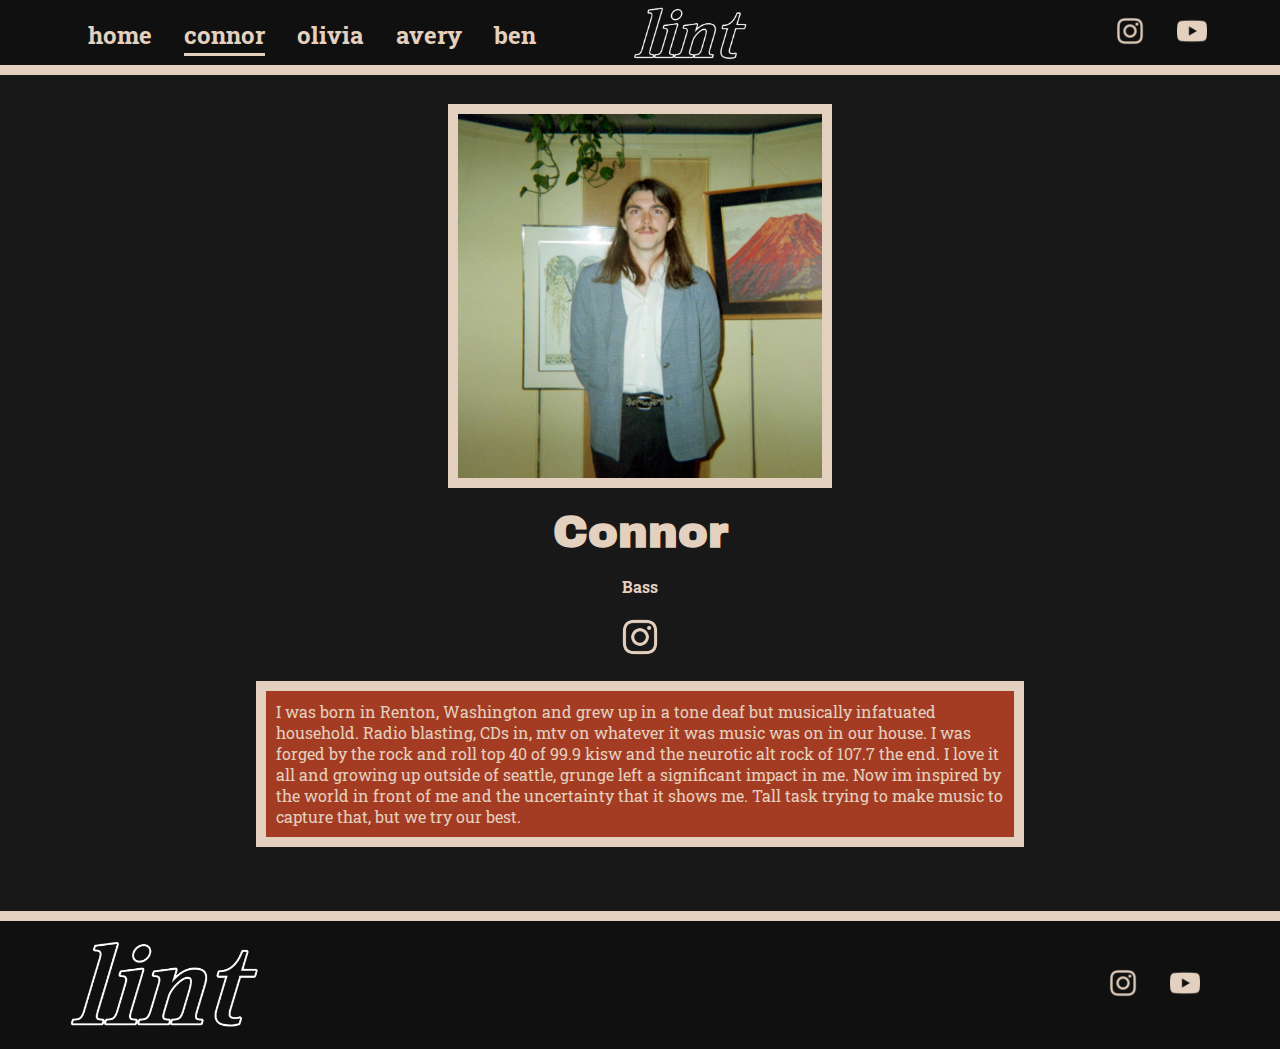
<file: connor.html>
<!DOCTYPE html>
<html lang="en">
<head>
    <meta charset="UTF-8">
    <meta http-equiv="X-UA-Compatible" content="IE=edge">
    <meta name="viewport" content="width=device-width, initial-scale=1.0">
    <link rel="stylesheet" href="styles.css">
    <title>lint - connor</title>
</head>
<body>
    <nav>
        <img src="images/hamburger.png" class="hamburger" alt="nav hamburger icon">
        <ul class="nav-links">
            <li><a href="index.html" class="nav-link">home</a></li>
            <li><a href="connor.html" class="nav-link">connor</a></li>
            <li><a href="olivia.html" class="nav-link">olivia</a></li>
            <li><a href="avery.html" class="nav-link">avery</a></li>
            <li><a href="ben.html" class="nav-link">ben</a></li>
        </ul>
        <a href="index.html" class="logo-link"><img src="images/logo-transparent-good.png" class="logo" alt="lint logo transparent background"></a>
        <ul class="socials">
            <li><a href="https://www.instagram.com/lint.band/?igshid=MzRlODBiNWFlZA%3D%3D"><img
                        src="images/insta.png" alt="instagram logo"></a></li>
            <li><a href="https://www.youtube.com/@lintband"><img src="images/youtube.png" alt="youtube logo icon"></a></li>
        </ul>
    </nav>

    <div class="mobile-nav">
        <a href="index.html" class="logo-link"><img src="images/logo-transparent-good.png" class="mobile-logo" alt="lint logo transparent background"></a>
        <ul class="mobile-nav-links">
            <li><a href="index.html" class="nav-link">home</a></li>
            <li><a href="connor.html" class="nav-link">connor</a></li>
            <li><a href="olivia.html" class="nav-link">olivia</a></li>
            <li><a href="avery.html" class="nav-link">avery</a></li>
            <li><a href="ben.html" class="nav-link">ben</a></li>
        </ul>
        <ul class="mobile-socials">
            <li><a href="https://www.instagram.com/lint.band/?igshid=MzRlODBiNWFlZA%3D%3D"><img
                        src="images/insta.png"></a></li>
            <li><a href="https://www.youtube.com/@lintband"><img src="images/youtube.png"></a></li>
        </ul>
    </div>

    <main class="profiles">
        <div class="profile" id="connie">
            <img src="images/connor.JPG" alt="Connor Cedergreen, Lint bass/guitarist" class="profile-pic">
            <h1>Connor</h1>
            <h2>Bass</h2>
            <a href="https://instagram.com/c.cedergreen?igshid=MzRlODBiNWFlZA==" class="insta"><img src="images/insta.png" alt="instagram icon"></a>
            <p>
                I was born in Renton, Washington and grew up in a tone deaf but musically infatuated household. Radio  blasting, CDs in, mtv on whatever it was music was on in our house. I was forged by the rock and roll top 40 of 99.9 kisw and the neurotic alt rock of 107.7 the end. I love it all and growing up outside of seattle, grunge left a significant impact in me. Now im inspired by the world in front of me and the uncertainty that it shows me. Tall task trying to make music to capture that, but we try our best.
            </p>
        </div>
    </main>

    <footer>
        <div id="footer-logo">
            <img src="images/logo-transparent-good.png" id="footer-img" alt="lint logo transparent background">
        </div>
        <ul class="socials">
            <li><a href="https://www.instagram.com/lint.band/?igshid=MzRlODBiNWFlZA%3D%3D"><img
                        src="images/insta.png" alt="instagram logo"></a></li>
            <li><a href="https://www.youtube.com/@lintband"><img src="images/youtube.png" alt="youtube logo icon"></a></li>
        </ul>
    </footer>

    <script src="script.js"></script>
</body>
</html>
</file>
<file: styles.css>
@import url('https://fonts.googleapis.com/css2?family=Archivo+Black&family=Roboto+Slab:wght@400;700;900&display=swap');

:root {
    --scarf-color: #5D5FB4;
    --scarf-transparent: #5D5FB450;
    --mountain-color: #A43C23;
    --mountain-transparent: #A43C2350;
    --border-color: #e3d0bf;
    --border-transparent: #e3d0bf90;
}

* {
    box-sizing: border-box;
    margin: 0;
    padding: 0;
    border: 0;
}

body {
    font-family: 'Roboto Slab', serif;
    color: var(--border-color);
    background-color: #181818;
}

header {
    height: 100vh;
    width: 100%;
    overflow: hidden;
    background-image: url(images/band-landscape.JPG);
    background-size: cover;
    background-position: center;
    background-repeat: no-repeat;
    background-color: #181818;

    position: relative;
    z-index: -1;
}

header img {
    height: 100%;
    width: 100%;
    opacity: 10%;
}

nav {
    width: 100%;
    height: 65px;
    position: fixed;
    top: 0;
    z-index: 10;
    border-bottom: 10px solid var(--border-color);
    background-color: #101010;

    display: grid;
    grid-template-columns: 1fr 1fr 1fr;
    gap: 20px;
    align-items: center;
    box-sizing: content-box;
}

nav .nav-links {
    justify-self: start;
    margin-left: 15%;
}

nav .logo-link {
    justify-self: center;
}

nav .logo {
    width: 120px;
    filter: invert(1);
}

nav .socials {
    justify-self: end;
    margin-right: 15%;
}

nav .socials img, footer .socials img {
    width: 30px;
}

nav ul, footer ul {
    list-style-type: none;
    text-align: center;
    display: flex;
    justify-content: center;
}

nav ul li, footer ul li {
    padding: 1em;
}

nav ul li a {
    color: var(--border-color);
    font-weight: bold;
    text-decoration: none;

    border-bottom: 3px solid transparent;
    padding-bottom: 2px;
    font-size: 1.5em;
    font-weight: 700;
}

.nav-links a:hover {
    border-bottom: 3px solid var(--border-color);
}

.active {
    border-bottom: 3px solid var(--border-color);
}

.socials img:hover {
    filter: invert(1);
}

.hamburger {
    display: none;
    width: 45px;
    margin-left: 15%;
}

.mobile-nav {
    height: 100vh;
    position: fixed;
    top: 0;
    right: 0;
    width: 65%;
    background-color: #101010;
    z-index: 12;
    display: flex;
    flex-direction: column;
    justify-content: center;
    align-items: center;
    gap: 20px;

    right: -100%;
    transition: right 0.5s;
}

.mobile-nav.visible {
    right: 0;
}

.mobile-logo {
    width: 150px;
    filter: invert(1)
}

.mobile-nav-links {
    list-style-type: none;
    text-align: center;
}

.mobile-nav-links a {
    text-decoration: none;
    color: var(--border-color);
    font-size: 2em;
}

.mobile-nav-links a:hover {
    border-bottom: 3px solid var(--border-color);
}

.mobile-socials {
    list-style-type: none;
    display: flex;
    gap: 20px;
}

.mobile-socials img {
    width: 30px;
}

main {
    position: relative;
    width: 100%;
    overflow: hidden;
    background-color: #181818;
}

.tagline {
    background-color: #181818;
    text-align: center;
    height: 10%;
    display: flex;
    justify-content: center;
    align-items: center;
    font-size: 2vw;
    padding-top: 2%;
    font-family: 'Archivo Black', sans-serif;
}

.boxes {
    display: flex;
    flex-wrap: wrap;
    justify-content: center;
    background-color: #181818;
}

.box {
    flex: 0 0 45%;
    padding-top: 45%;
    box-sizing: border-box;
    position: relative;
}

.box-content {
    position: absolute;
    top: 0;
    left: 0;
    width: 100%;
    height: 100%;
    border: 10px solid var(--border-color);
    display: flex;
    justify-content: center;
    align-items: center;
    flex-direction: column;
}

.content-wrapper {
    text-align: center;
    width: 70%;
    height: 70%;
    display: flex;
    justify-content: center;
    align-items: center;
    flex-direction: column;
    border: 5px solid var(--border-color);
}

.content-wrapper h1 {
    font-size: 3.5vw;
    font-family: 'Archivo Black', sans-serif;
}

.content-wrapper p {
    font-size: 1.25vw;
}

iframe {
    height: 100%;
    width: 100%;
}

.schedule {
    font-size: 1.25vw;
    width: 80%;
    border-collapse: collapse;
}

.schedule th, .schedule td {
    padding: 15px;
    text-align: center;
}

.schedule th {
    font-weight: 900;
}

.schedule thead tr {
    border-bottom: 2px solid var(--border-color);
}

.schedule tbody tr:not(:last-child) {
    border-bottom: 2px solid var(--border-color);
}

.schedule a {
    color: var(--border-color)
}

.schedule a:hover {
    color: #181818
}

#A {
    margin-top: 2.5%;
    margin-left: 2.5%;
    margin-bottom: 1.25%;
    margin-right: 1.25%;
}

#B {
    margin-top: 2.5%;
    margin-right: 2.5%;
    margin-bottom: 1.25%;
    margin-left: 1.25%;
}

#C {
    margin-bottom: 3.5%;
    margin-left: 2.5%;
    margin-top: 1.25%;
    margin-right: 1.25%;
}

#D {
    margin-bottom: 3.5%;
    margin-right: 2.5%;
    margin-top: 1.25%;
    margin-left: 1.25%;
}

#box1 {
    background-color: var(--scarf-color);
}

#box2 {
    background-color: var(--mountain-color);
}

#box3 {
    background-color: var(--mountain-color);
}

#box4 {
    background-color: var(--scarf-color);
}

#contentA {
    padding: 2%;
    background-color: #4c4d93;
    box-shadow: 10px 10px 5px #4c4d93;
}

#contentB {
    background-color: #7a2d1a;
    box-shadow: 10px 10px 5px #7a2d1a;
}

#contentC {
    padding: 2%;
    background-color: #7a2d1a;
    box-shadow: 10px 10px 5px #7a2d1a;
}

#contentD {
    background-color: #4c4d93;
    padding: 2%;
    box-shadow: 10px 10px 5px #4c4d93;
}

#contentD form {
    display: flex;
    flex-direction: column;
    align-items: start;
    font-size: 1.25vw;
}

#contentD label {
    margin-bottom: 10px;
}

#contentD input[type="email"] {
    background: transparent;
    border: none;
    border-bottom: 2px solid var(--border-color);
    margin-bottom: 20px;
    padding: 5px 0;
    width: 100%;
    caret-color: var(--border-color);
    color: var(--border-color);
    font-size: 1.25vw;
}

#contentD input[type="email"]:focus {
    outline: none;
}

#contentD input[type="email"]::placeholder {
    font-size: 1vw;
    font-family: 'Roboto Slab', serif;
}

#contentD button[type="submit"] {
    background-color: var(--border-color);
    border: none;
    padding: 5% 10%;
    color: #181818;
    cursor: pointer;
    font-family: 'Roboto Slab', serif;
    font-size: 1.25vw;
}

#contentD button[type="submit"]:hover {
    background-color: #181818;
    color: var(--border-color);
}

.invalid::placeholder {
    color: red;
}

.profiles {
    margin-top: 20px;
}

.profile {
    display: flex;
    flex-direction: column;
    align-items: center;
    width: 70%;
    margin: 0 auto;
    padding: 5%;
    gap: 20px;
}

.profile-pic {
    width: 50%;
    border: 10px solid var(--border-color)
}

.profile h1 {
    font-size: 3.5vw;
    font-family: 'Archivo Black', sans-serif;
}

.profile h2 {
    font-size: 1.25vw;
}

.profile p {
    padding: 10px;
    border: 10px solid var(--border-color)
}

#connie p, #avie p {
    background-color: var(--mountain-color);
}

#oliv p, #ben p {
    background-color: var(--scarf-color);
}

.insta img {
    width: 40px;
}

footer {
    height: 15vh;
    width: 100%;
    overflow: hidden;
    background-color: #101010;
    display: flex;
    justify-content: space-between;
    align-items: center;
    padding: 5%;
    position: relative;
    border-top: 10px solid var(--border-color)
}

#credit {
    width: 80%;
    font-size: 2vw;
    color: var(--border-color);
}

#footer-logo {
    width: 200px;
}

#footer-img {
    width: 100%;
    filter: invert(1)
}

@media screen and (max-width: 1500px) {
    .profiles {
        margin-top: 40px;
    }
}

@media screen and (max-width: 1000px) {
    .hamburger {
        display: block;
    }

    .nav-links {
        display: none;
    }

    .socials li {
        padding: 0.25em;
    }

    .profiles {
        margin-top: 60px;
    }
}

@media screen and (max-width: 768px) {
    header {
        background-image: url(images/band-portrait.jpeg);
    }

    header img {
        opacity: 0;
    }

    .tagline {
        font-size: 3.5vw;
    }

    .box {
        flex: 0 0 90%;
        padding-top: 90%;
        margin: 5%;
    }

    .boxes {
        margin-bottom: 2.5%;
    }

    .content-wrapper  {
        height: 85%;
        width: 85%;
    }

    .content-wrapper h1 {
        font-size: 8vw;
    }

    .content-wrapper p {
        font-size: 3.1vw;
    }

    .schedule {
        font-size: 3vw;
    }

    #box3 {
        background-color: #5D5FB4;
    }

    #box4 {
        background-color: #A43C23;
    }

    #A,
    #B,
    #C,
    #D {
        margin: 2.5%;
    }

    #contentC {
        background-color: #4c4d93;
        box-shadow: 10px 10px 5px #4c4d93;
    }

    #contentD {
        background-color: #7a2d1a;
        box-shadow: 10px 10px 5px #7a2d1a;
    }

    #contentD form {
        font-size: 2.5vw;
    }

    #contentD button[type="submit"] {
        font-size: 2.5vw;
    }

    #contentD input[type="email"] {
        font-size: 2.5vw;
    }

    #contentD input[type="email"]::placeholder {
        font-size: 2vw;
    }

    .profile h1 {
        font-size: 10vw;
    }

    .profile h2 {
        font-size: 8vw;
    }

    .profile-pic {
        width: 300px;
    }

    .profile {
        width: 90%;
    }

    #footer-logo {
        width: 100px;
    }
}

@media screen and (max-width: 600px) {
    .profiles {
        margin-top: 80px;
    }
}
</file>
